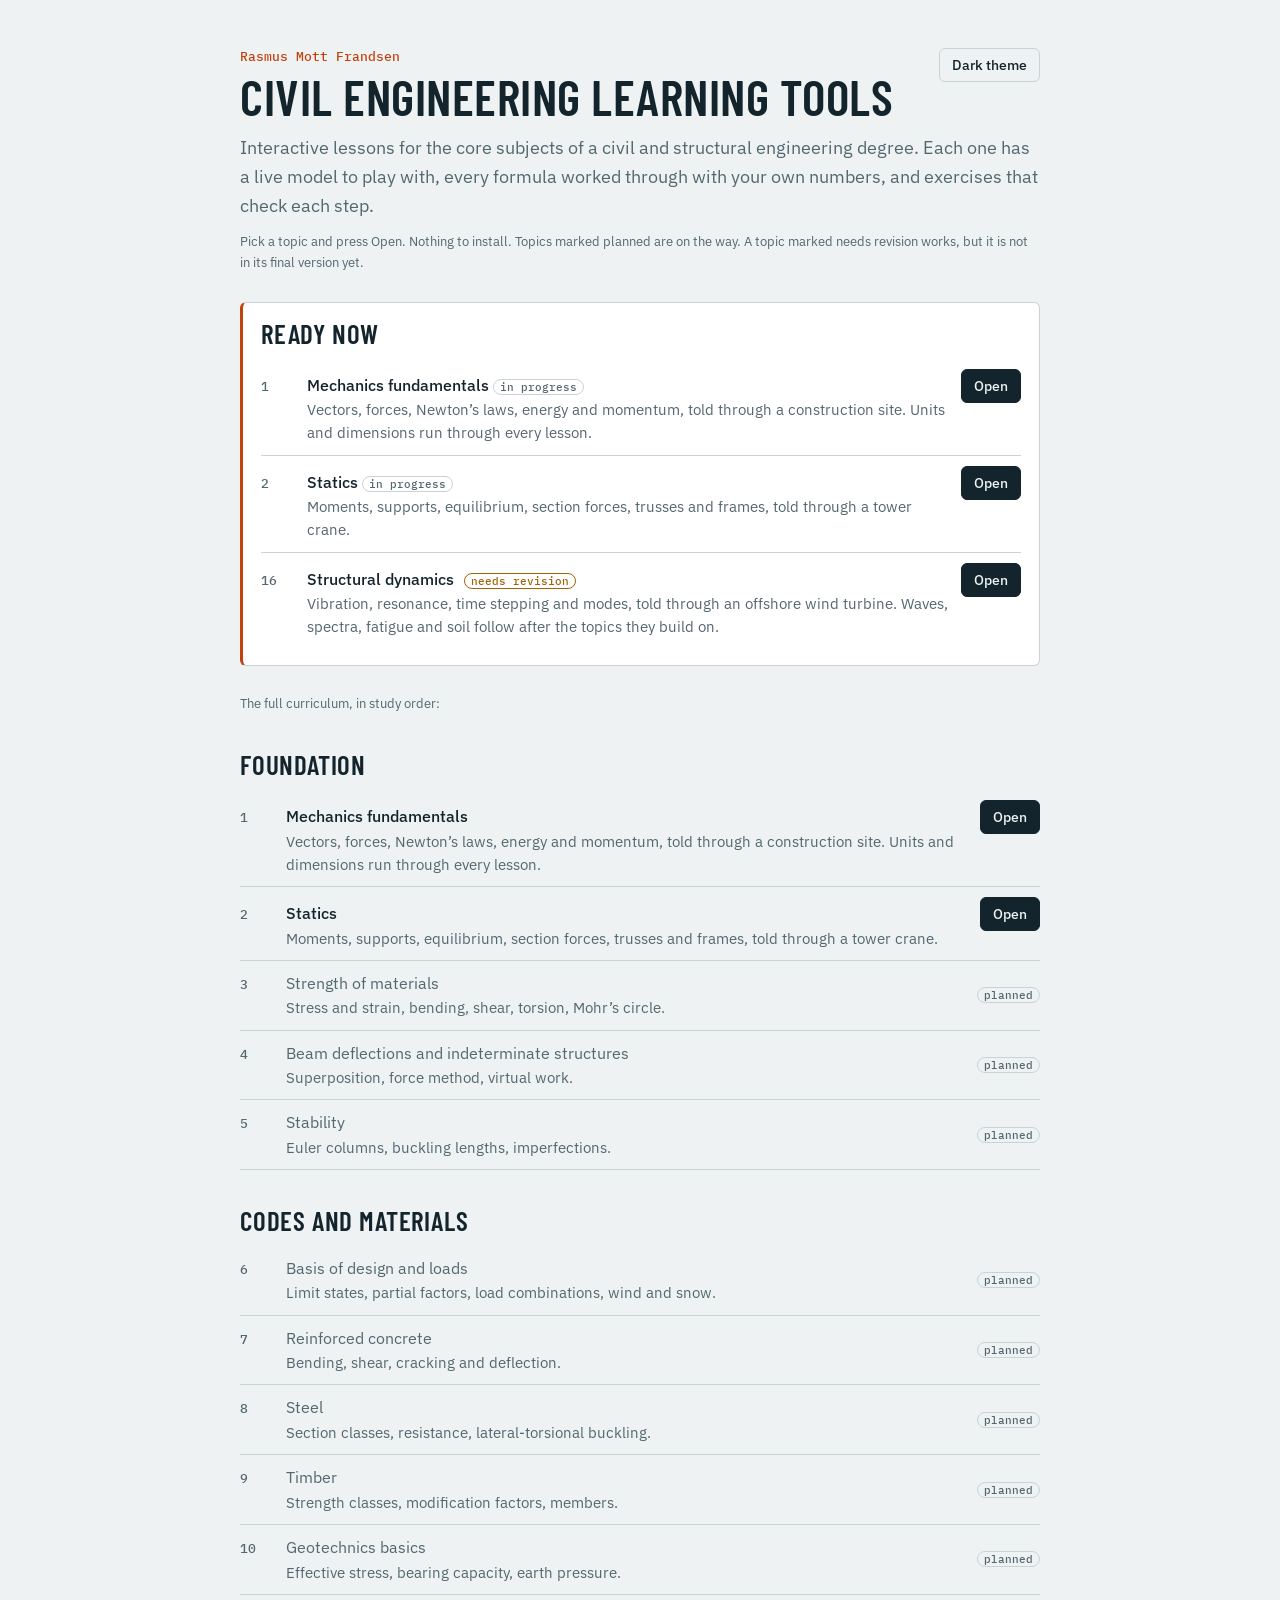
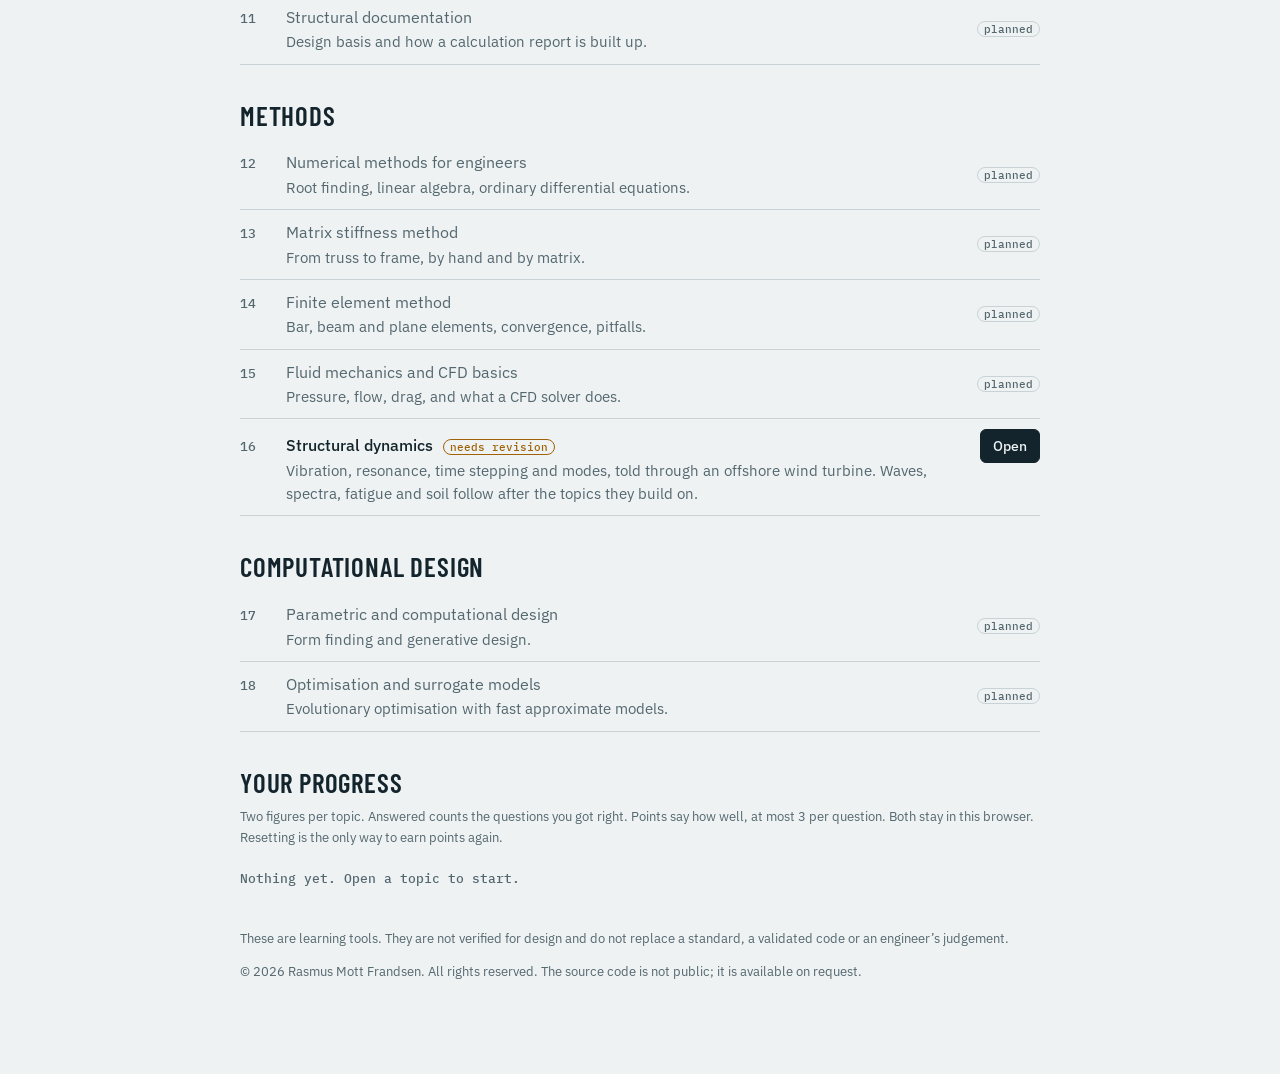
<file: index.html>
<!DOCTYPE html>
<html lang="en">
<!-- © 2026 Rasmus Mott Frandsen. All rights reserved. -->
<head>
<meta charset="utf-8">
<meta name="author" content="Rasmus Mott Frandsen">
<meta name="copyright" content="© 2026 Rasmus Mott Frandsen. All rights reserved.">
<meta name="viewport" content="width=device-width, initial-scale=1">
<title>Civil Engineering Learning Tools</title>
<link rel="icon" href="data:image/svg+xml,%3Csvg xmlns=%27http://www.w3.org/2000/svg%27 viewBox=%270 0 16 16%27%3E%3Crect x=%275%27 y=%271%27 width=%276%27 height=%2714%27 fill=%27%23e8622c%27/%3E%3Crect x=%275%27 y=%275%27 width=%276%27 height=%272%27 fill=%27%23fff%27/%3E%3Crect x=%275%27 y=%279%27 width=%276%27 height=%272%27 fill=%27%23fff%27/%3E%3C/svg%3E">
<link rel="preconnect" href="https://fonts.googleapis.com">
<link href="https://fonts.googleapis.com/css2?family=Barlow+Condensed:wght@500;600&family=IBM+Plex+Mono:wght@400;500&family=IBM+Plex+Sans:ital,wght@0,400;0,500;0,600;1,400&display=swap" rel="stylesheet">
<link rel="stylesheet" href="kit/style.css">
<script>try { var t = localStorage.getItem('od-theme'); if (t === 'light' || t === 'dark') document.documentElement.setAttribute('data-theme', t); } catch (e) {}</script>
</head>
<body>
<main class="landing">
  <div id="theme-host" style="float:right"></div>
  <div class="eyebrow">Rasmus Mott Frandsen</div>
  <h1>Civil Engineering Learning Tools</h1>
  <p class="lede">Interactive lessons for the core subjects of a civil and structural engineering degree. Each one has a live model to play with, every formula worked through with your own numbers, and exercises that check each step.</p>
  <p class="muted small">Pick a topic and press Open. Nothing to install. Topics marked planned are on the way. A topic marked needs revision works, but it is not in its final version yet.</p>
  <div id="topics"></div>
  <section class="group" id="progress-group"><h2>Your progress</h2><p class="muted small">Two figures per topic. Answered counts the questions you got right. Points say how well, at most 3 per question. Both stay in this browser. Resetting is the only way to earn points again.</p><div class="progress" id="progress"></div></section>
  <p class="muted small" style="margin-top:36px">These are learning tools. They are not verified for design and do not replace a standard, a validated code or an engineer’s judgement.</p>
  <p class="muted small" id="copyright"></p>
</main>
<script src="kit/curriculum.js"></script>
<script src="kit/ui.js"></script>
<script>
  (function () {
    var h = '', ready = [];
    OD.curriculum.forEach(function (g) { g.topics.forEach(function (t) { if (t.status === 'published' || t.status === 'building') ready.push(t); }); });
    if (ready.length) {
      h += '<section class="group ready"><h2>Ready now</h2><ul class="topic-list">' + ready.map(function (t) {
        return '<li><span class="n">' + t.n + '</span><div><div class="t">' + t.t + (t.status === 'building' ? ' <span class="tag">in progress</span>' : '') + (t.revision ? ' <span class="tag rev">needs revision</span>' : '') + '</div><div class="d">' + t.d + '</div></div><a class="btn" href="topics/' + t.slug + '/index.html">Open</a></li>';
      }).join('') + '</ul></section><p class="muted small" style="margin-top:28px">The full curriculum, in study order:</p>';
    }
    OD.curriculum.forEach(function (g) {
      h += '<section class="group"><h2>' + g.level + '</h2><ul class="topic-list">';
      g.topics.forEach(function (t) {
        var open = t.status === 'published' || t.status === 'building';
        h += '<li class="' + (open ? '' : 'planned') + '"><span class="n">' + t.n + '</span><div><div class="t">' + t.t + (open && t.revision ? ' <span class="tag rev">needs revision</span>' : '') + '</div><div class="d">' + t.d + '</div></div>' +
          (open ? '<a class="btn" href="topics/' + t.slug + '/index.html">Open</a>' : '<span class="tag">planned</span>') + '</li>';
      });
      h += '</ul></section>';
    });
    document.getElementById('topics').innerHTML = h;
    /* progress sums (STYLE-V2 C3): per topic from the registrations the topic pages leave in ui.store, and sitewide; one reset for the whole site (C4) */
    var ui = OD.ui, titles = {};
    OD.curriculum.forEach(function (g) { g.topics.forEach(function (t) { titles[t.slug] = t.n + '. ' + t.t; }); });
    function progress() {
      var per = {}, all = { answered: 0, total: 0, points: 0, max: 0 }, el = document.getElementById('progress');
      ui.store.registered('').forEach(function (p) {
        var r = ui.store.regOf(p); if (!titles[r.topic]) return;   // only topics of the collection (not the _template page)
        var o = per[r.topic] = per[r.topic] || { answered: 0, total: 0, points: 0, max: 0 };
        o.answered += ui.store.count(p); o.total += r.total; o.points += ui.store.points(p); o.max += r.max;
        all.answered += ui.store.count(p); all.total += r.total; all.points += ui.store.points(p); all.max += r.max;
      });
      var slugs = Object.keys(per);
      if (!slugs.length) { el.innerHTML = '<span class="figs">Nothing yet. Open a topic to start.</span>'; return; }
      el.innerHTML = slugs.map(function (s) { return '<span class="figs">' + (titles[s] || s) + ': ' + ui.figs(per[s].answered, per[s].total, per[s].points, per[s].max) + '</span>'; }).join('<br>') +
        '<br><span class="figs"><strong>All topics: ' + ui.figs(all.answered, all.total, all.points, all.max) + '</strong></span> <button type="button" class="btn-ghost small" id="reset-all"></button>';
      ui.confirmClick(document.getElementById('reset-all'), 'Reset everything', 'Click again to erase every answer and point on this site', function () { ui.store.reset(); progress(); });
    }
    progress();
    document.getElementById('theme-host').appendChild(ui.theme.button());
    document.getElementById('copyright').textContent = '© ' + OD.site.year + ' ' + OD.site.author + '. All rights reserved. The source code is not public; it is available on request.';
  })();
</script>
</body>
</html>
</file>
<file: kit/style.css>
/*! Civil Engineering Learning Tools · © 2026 Rasmus Mott Frandsen. All rights reserved. Published build; copying, modifying or redistributing this code is not permitted without written permission. Original: https://rasmusmott.github.io/civil-engineering-learning-tools/ */
:root{--bg: #eef2f3;--surface: #ffffff;--sunk: #e3e9eb;--ink: #13242c;--muted: #54676f;--line: #c9d3d7;--accent: #c2410c;--sea: #0b6b82;--good: #1f7a4d;--warn: #a16207;--bad: #b42318;--band1: rgba(11,107,130,.22);--band3: rgba(194,65,12,.20);--font-display: "Barlow Condensed","Arial Narrow",sans-serif;--font-body: "IBM Plex Sans","Segoe UI",system-ui,sans-serif;--font-mono: "IBM Plex Mono",ui-monospace,Consolas,monospace;}@media (prefers-color-scheme: dark){:root:not([data-theme="light"]){color-scheme: dark;--bg: #0e181d;--surface: #152329;--sunk: #0a1216;--ink: #e4ecee;--muted: #93a6ad;--line: #2b3d45;--accent: #ff8a4c;--sea: #5cc0d6;--good: #5fcf95;--warn: #e0b34a;--bad: #ff8a80;--band1: rgba(92,192,214,.22);--band3: rgba(255,138,76,.22);}}:root[data-theme="dark"]{color-scheme: dark;--bg: #0e181d;--surface: #152329;--sunk: #0a1216;--ink: #e4ecee;--muted: #93a6ad;--line: #2b3d45;--accent: #ff8a4c;--sea: #5cc0d6;--good: #5fcf95;--warn: #e0b34a;--bad: #ff8a80;--band1: rgba(92,192,214,.22);--band3: rgba(255,138,76,.22);}*{box-sizing: border-box;}html,body{margin: 0;}body{background: var(--bg);color: var(--ink);font: 16px/1.6 var(--font-body);}.shell{display: grid;grid-template-columns: 280px minmax(0,1fr);min-height: 100vh;}.nav{background: var(--surface);border-right: 1px solid var(--line);padding: 20px 18px;display: flex;flex-direction: column;gap: 20px;position: sticky;top: 0;align-self: start;height: 100vh;overflow-y: auto;}.brand{display: flex;gap: 10px;align-items: center;}.brand-mark{width: 10px;height: 38px;background: repeating-linear-gradient(180deg,var(--accent) 0 8px,var(--ink) 8px 12px);border-radius: 2px;flex: none;}.brand-name{font: 600 21px/1.1 var(--font-display);letter-spacing: .02em;text-transform: uppercase;}.brand-sub{font-size: 12px;color: var(--muted);}#coursemap{display: flex;flex-direction: column;gap: 14px;}.mod-title{font: 600 13px var(--font-display);letter-spacing: .08em;text-transform: uppercase;color: var(--muted);margin: 0 0 4px;}.mod ul{list-style: none;margin: 0;padding: 0;display: flex;flex-direction: column;gap: 2px;}.mod li a,.mod li span.planned{display: flex;gap: 8px;padding: 6px 8px;border-radius: 6px;font-size: 14px;line-height: 1.35;text-decoration: none;color: var(--ink);}.mod li a:hover{background: var(--sunk);}.mod li a[aria-current="page"]{background: var(--sunk);box-shadow: inset 3px 0 0 var(--accent);font-weight: 500;}.mod li span.planned{color: var(--muted);}.mod .num{font-family: var(--font-mono);font-size: 12px;color: var(--muted);padding-top: 2px;flex: none;width: 36px;}.tag{font: 500 11px var(--font-mono);border: 1px solid var(--line);border-radius: 99px;padding: 0 6px;margin-left: auto;align-self: center;color: var(--muted);white-space: nowrap;}.nav-foot{margin-top: auto;display: flex;flex-direction: column;gap: 8px;align-items: flex-start;}.small{font-size: 13px;}.muted{color: var(--muted);}main{padding: 32px clamp(16px,4vw,56px) 80px;min-width: 0;outline: none;}.col{max-width: 68ch;}.wide{max-width: 1040px;}section{margin-top: 44px;scroll-margin-top: 16px;}h1{font: 600 clamp(34px,5vw,50px)/1.02 var(--font-display);text-transform: uppercase;letter-spacing: .01em;margin: 6px 0 12px;text-wrap: balance;}h2{font: 600 27px/1.1 var(--font-display);text-transform: uppercase;letter-spacing: .03em;margin: 0 0 10px;text-wrap: balance;}h3{font: 600 16px/1.3 var(--font-body);margin: 0 0 6px;}p{margin: 0 0 12px;}a{color: var(--sea);}.eyebrow{font: 500 13px var(--font-mono);color: var(--accent);}.lede{font-size: 18px;color: var(--muted);}.say{border-left: 3px solid var(--sea);padding: 4px 0 4px 16px;margin: 18px 0 0;}.say ul{margin: 6px 0 0;padding-left: 18px;}code,.mono{font-family: var(--font-mono);font-size: .92em;}.flash{animation: flash 1.6s ease-out;}@keyframes flash{0%{background: var(--band3);}100%{background: transparent;}}.card{background: var(--surface);border: 1px solid var(--line);border-radius: 10px;padding: 18px;}.btn,.btn-ghost{font: 500 14px var(--font-body);border-radius: 6px;padding: 7px 12px;cursor: pointer;border: 1px solid var(--ink);background: var(--ink);color: var(--bg);}.btn-ghost{background: transparent;color: var(--ink);border-color: var(--line);}.btn-ghost:hover{border-color: var(--ink);}.btn-ghost[aria-pressed="true"]{border-color: var(--accent);color: var(--accent);}button:focus-visible,a:focus-visible,input:focus-visible,summary:focus-visible,textarea:focus-visible{outline: 2px solid var(--accent);outline-offset: 2px;}.lab{display: grid;grid-template-columns: 250px minmax(0,1fr);gap: 18px;}.lab canvas{display: block;width: 100%;}.lab-side{display: flex;flex-direction: column;gap: 8px;}.lab-main{display: flex;flex-direction: column;gap: 14px;min-width: 0;}.controls{display: grid;grid-template-columns: repeat(auto-fit,minmax(210px,1fr));gap: 12px 22px;}.ctl label{display: flex;justify-content: space-between;gap: 8px;font-size: 14px;}.ctl output{font-family: var(--font-mono);font-variant-numeric: tabular-nums;}.ctl input[type=range]{width: 100%;accent-color: var(--accent);}.scale{position: relative;height: 15px;font-family: var(--font-mono);font-size: 11px;margin: 0 8px;}.scale span{position: absolute;top: 0;transform: translateX(-50%);white-space: nowrap;}.derived input[type=range]{opacity: .45;}.geo{display: flex;flex-direction: column;gap: 10px;border-top: 1px solid var(--line);border-bottom: 1px solid var(--line);padding: 10px 0;}.row{display: flex;flex-wrap: wrap;gap: 8px;align-items: center;}.tiles{display: grid;grid-template-columns: repeat(auto-fit,minmax(140px,1fr));gap: 8px;}.tile{background: var(--sunk);border-radius: 8px;padding: 8px 10px;}.tile .k{font-size: 12px;color: var(--muted);}.tile .v{font: 500 18px var(--font-mono);font-variant-numeric: tabular-nums;}.tile .u{font-size: 12px;color: var(--muted);}.pill{display: inline-flex;align-items: center;gap: 6px;font: 500 13px var(--font-body);border-radius: 99px;padding: 2px 10px;border: 1px solid currentColor;}.pill::before{content: "";width: 8px;height: 8px;border-radius: 50%;background: currentColor;}.pill.good{color: var(--good);}.pill.warn{color: var(--warn);}.pill.bad{color: var(--bad);}.ruler{position: relative;height: 54px;margin-top: 4px;}.ruler .track{position: absolute;left: 0;right: 0;top: 18px;height: 16px;background: var(--sunk);border-radius: 4px;}.ruler .band{position: absolute;top: 18px;height: 16px;}.ruler .band.p1{background: var(--band1);}.ruler .band.p3{background: var(--band3);}.ruler .lab-b{position: absolute;top: 0;font: 500 11px var(--font-mono);color: var(--muted);transform: translateX(-50%);white-space: nowrap;}.ruler .mark{position: absolute;top: 12px;width: 3px;height: 28px;background: var(--accent);transform: translateX(-1px);border-radius: 2px;}.ruler .tick{position: absolute;top: 38px;font: 11px var(--font-mono);color: var(--muted);transform: translateX(-50%);white-space: nowrap;}.steps{display: flex;flex-direction: column;gap: 10px;}.step{background: var(--surface);border: 1px solid var(--line);border-radius: 10px;padding: 14px 16px;scroll-margin-top: 16px;}.step-h{display: flex;gap: 10px;align-items: baseline;margin-bottom: 4px;}.step-n{font: 500 12px var(--font-mono);color: var(--accent);}.step .math{overflow-x: auto;padding: 4px 0;}.step details{margin-top: 6px;font-size: 14.5px;color: var(--muted);}.step details p{margin: 6px 0;}.step summary,details.deriv>summary{cursor: pointer;color: var(--sea);font-weight: 500;}.hide-why .step details{display: none;}.src{font-size: 13px;}details.deriv{background: var(--surface);border: 1px dashed var(--line);border-radius: 10px;padding: 12px 16px;}details.deriv .math{overflow-x: auto;}.mc{display: flex;flex-direction: column;gap: 8px;}.mc .opts{display: grid;grid-template-columns: repeat(auto-fit,minmax(200px,1fr));gap: 8px;}.mc .opt{text-align: left;font: 15px var(--font-body);padding: 10px 12px;border-radius: 8px;border: 1px solid var(--line);background: var(--surface);color: var(--ink);cursor: pointer;}.mc .opt:hover{border-color: var(--ink);}.mc .opt.right{border-color: var(--good);box-shadow: inset 4px 0 0 var(--good);}.mc .opt.wrong{border-color: var(--bad);box-shadow: inset 4px 0 0 var(--bad);}.fb{font-size: 14.5px;border-radius: 8px;padding: 8px 12px;background: var(--sunk);}.fb.good{box-shadow: inset 4px 0 0 var(--good);}.fb.bad{box-shadow: inset 4px 0 0 var(--bad);}.fb.hint{box-shadow: inset 4px 0 0 var(--sea);}.ex{display: flex;flex-direction: column;gap: 14px;}.ex-step{border-top: 1px solid var(--line);padding-top: 12px;display: flex;flex-direction: column;gap: 8px;}.ex-step .q{display: flex;gap: 10px;align-items: baseline;}.ex-step .q .n{font: 500 12px var(--font-mono);color: var(--accent);flex: none;}.ans{display: flex;flex-wrap: wrap;gap: 8px;align-items: center;}.ans input{font: 16px var(--font-mono);width: 150px;padding: 6px 8px;border-radius: 6px;border: 1px solid var(--line);background: var(--bg);color: var(--ink);}.ans .unit{font-family: var(--font-mono);color: var(--muted);}.ex-step.done .q .n::after{content: " ✓";color: var(--good);}textarea.scratch{width: 100%;min-height: 84px;font: 14px/1.5 var(--font-mono);padding: 8px;border-radius: 6px;border: 1px solid var(--line);background: var(--bg);color: var(--ink);resize: vertical;}table.data{border-collapse: collapse;font-size: 14.5px;}table.data td,table.data th{border-bottom: 1px solid var(--line);padding: 4px 14px 4px 0;text-align: left;}table.data td.num{font-family: var(--font-mono);font-variant-numeric: tabular-nums;}ul.tight{margin: 0;padding-left: 20px;display: flex;flex-direction: column;gap: 6px;}.checks{font-size: 13.5px;display: flex;flex-direction: column;gap: 3px;margin-top: 8px;}.checks .c{display: grid;grid-template-columns: 44px 84px 1fr;gap: 8px;}.checks .ok{color: var(--good);font-family: var(--font-mono);}.checks .no{color: var(--bad);font-family: var(--font-mono);}.checks .rung{color: var(--muted);font-family: var(--font-mono);}.map-toggle>summary{display: none;}@media (max-width: 860px){.map-toggle>summary{display: block;cursor: pointer;font: 500 14px var(--font-body);padding: 8px 12px;border: 1px solid var(--line);border-radius: 6px;list-style-position: inside;}.map-toggle[open]>summary{margin-bottom: 12px;}.shell{grid-template-columns: 1fr;}.nav{position: static;height: auto;border-right: 0;border-bottom: 1px solid var(--line);}.lab{grid-template-columns: 1fr;}.lab-side canvas{max-width: 260px;margin: 0 auto;}}@media (prefers-reduced-motion: reduce){.flash{animation: none;}}.mod .tag{white-space: normal;text-align: right;line-height: 1.35;padding: 1px 6px;flex: none;}.mod .tag span{display: block;white-space: nowrap;}.pts{font: 500 12px var(--font-mono);color: var(--good);border: 1px solid currentColor;border-radius: 99px;padding: 0 6px;margin-left: 6px;white-space: nowrap;}.selfcheck .item{align-items: baseline;gap: 10px;flex-wrap: wrap;margin: 6px 0;padding: 6px 0;border-top: 1px solid var(--line);}.selfcheck .item .text{flex: 1 1 260px;}.selfcheck .btns{display: inline-flex;gap: 6px;flex: none;}.selfcheck .links{flex: 1 0 100%;color: var(--muted);}.selfcheck .links:empty{display: none;}.model-fig{display: block;width: 100%;max-width: 320px;margin: 10px 0 12px;border-radius: 8px;}.lesson-foot{margin-top: 44px;padding-top: 14px;border-top: 1px solid var(--line);display: flex;flex-wrap: wrap;gap: 8px 16px;align-items: center;max-width: 68ch;}.lesson-foot .figs{font: 500 13px var(--font-mono);color: var(--muted);}.landing .progress{margin-top: 10px;line-height: 2;}.landing .progress .figs{font: 500 13px var(--font-mono);color: var(--muted);}.landing{max-width: 880px;margin: 0 auto;padding: 48px clamp(16px,4vw,40px) 80px;}.landing .group{margin-top: 36px;}.topic-list{list-style: none;margin: 0;padding: 0;display: flex;flex-direction: column;}.topic-list li{display: grid;grid-template-columns: 34px minmax(0,1fr) auto;gap: 12px;align-items: baseline;padding: 10px 0;border-bottom: 1px solid var(--line);}.topic-list .n{font: 500 13px var(--font-mono);color: var(--muted);}.topic-list .t{font-weight: 500;}.topic-list .d{color: var(--muted);font-size: 14.5px;}.topic-list li.planned .t{color: var(--muted);font-weight: 400;}.topic-list a.btn{text-decoration: none;}.back{font-size: 13px;text-decoration: none;}.chipbar{margin: 14px 0 10px;padding-top: 10px;border-top: 1px dashed var(--line);}.chipbar:first-child{margin-top: 0;padding-top: 0;border-top: 0;}.chips{display: flex;flex-wrap: wrap;gap: 6px;}.chip{font: 13px var(--font-mono);padding: 4px 9px;border-radius: 99px;border: 1px solid var(--line);background: var(--sunk);color: var(--ink);cursor: pointer;}.chip:hover{border-color: var(--ink);}.chip .cs{font-weight: 500;color: var(--sea);}.chip.solved{border-color: var(--good);}.chip.solved .cs{color: var(--good);}.ans input{width: min(100%,340px);}.preview{font: 14px var(--font-mono);color: var(--muted);min-height: 20px;}.preview.err{color: var(--warn);font-family: var(--font-body);}.mc .opts.formula,.opts.formula{display: grid;grid-template-columns: repeat(auto-fit,minmax(190px,1fr));gap: 8px;}.opts.formula .opt{text-align: center;font: 15px var(--font-body);padding: 12px;border-radius: 8px;border: 1px solid var(--line);background: var(--surface);color: var(--ink);cursor: pointer;overflow-x: auto;}.opts.formula .opt:hover{border-color: var(--ink);}.opts.formula .opt.right{border-color: var(--good);box-shadow: inset 0 -4px 0 var(--good);}.opts.formula .opt.wrong{border-color: var(--bad);box-shadow: inset 0 -4px 0 var(--bad);}.chip .ck{color: var(--muted);font-size: 11px;}.landing .ready{margin-top: 28px;padding: 16px 18px;border: 1px solid var(--line);border-left: 3px solid var(--accent);border-radius: 6px;background: var(--surface);}.landing .ready h2{margin-top: 0;}.landing .ready .topic-list li:last-child{border-bottom: 0;}.tag.rev{color: var(--warn);border-color: currentColor;margin-left: 6px;}.notice{border: 1px solid var(--warn);border-radius: 8px;padding: 8px 12px;margin: 0 0 18px;font-size: 14px;color: var(--ink);}.notice .tag.rev{margin: 0 8px 0 0;}
</file>
